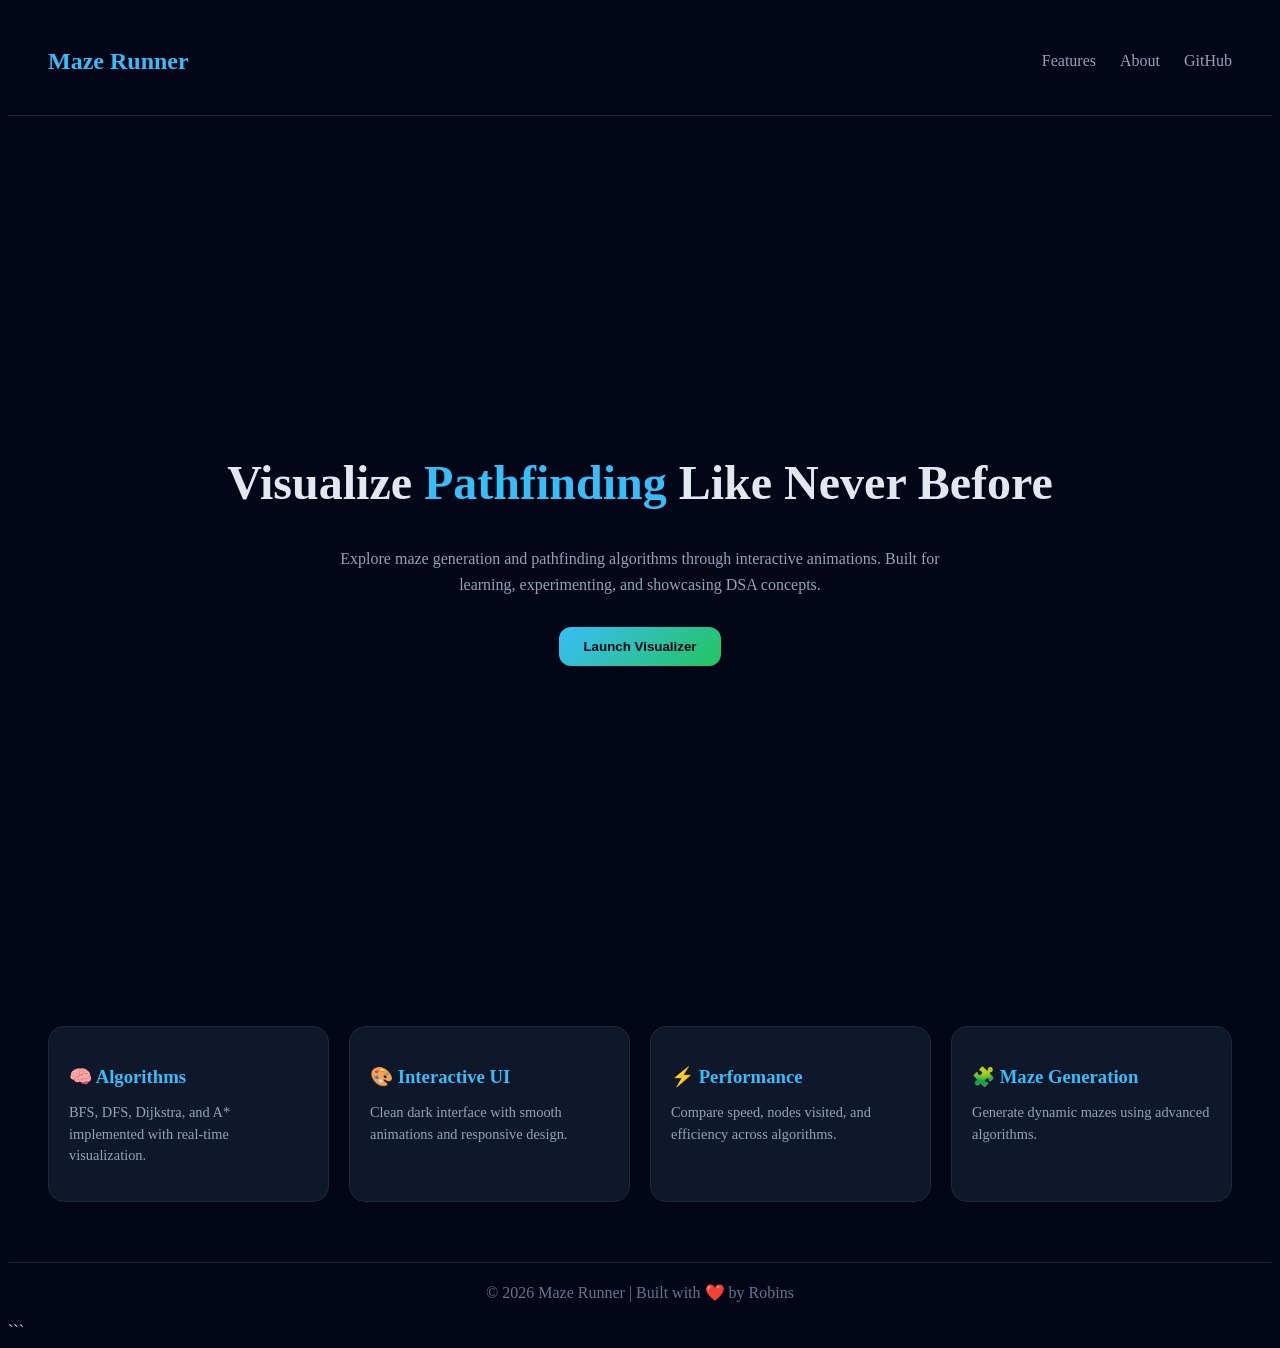
<file: index.html>
<!DOCTYPE html>
<html lang="en">
<head>
  <meta charset="UTF-8">
  <meta name="viewport" content="width=device-width, initial-scale=1.0">
  <title>Maze Runner</title>

  <!-- Google Font -->
  <link href="https://fonts.googleapis.com/css2?family=Inter:wght@300;400;600;700&display=swap" rel="stylesheet">

  <!-- External CSS -->
  <link rel="stylesheet" href="style.css">
</head>

<body>

  <!-- NAVBAR -->
  <nav>
    <h1>Maze Runner</h1>
    <div>
      <a href="#">Features</a>
      <a href="about.html">About</a>
      <a href="#">GitHub</a>
    </div>
  </nav>

  <!-- HERO SECTION -->
  <section class="hero">
    <h2>Visualize <span>Pathfinding</span> Like Never Before</h2>
    <p>
      Explore maze generation and pathfinding algorithms through interactive
      animations. Built for learning, experimenting, and showcasing DSA concepts.
    </p>
    <button class="btn" onclick="startApp()">Launch Visualizer</button>
  </section>

  <!-- FEATURES -->
  <section class="features">
    <div class="card">
      <h3>🧠 Algorithms</h3>
      <p>BFS, DFS, Dijkstra, and A* implemented with real-time visualization.</p>
    </div>

    <div class="card">
      <h3>🎨 Interactive UI</h3>
      <p>Clean dark interface with smooth animations and responsive design.</p>
    </div>

    <div class="card">
      <h3>⚡ Performance</h3>
      <p>Compare speed, nodes visited, and efficiency across algorithms.</p>
    </div>

    <div class="card">
      <h3>🧩 Maze Generation</h3>
      <p>Generate dynamic mazes using advanced algorithms.</p>
    </div>
  </section>

  <!-- FOOTER -->
  <footer>
    © 2026 Maze Runner | Built with ❤️ by Robins
  </footer>

  <!-- External JS -->
  <script src="script.js"></script>

</body>
</html>
```
</file>
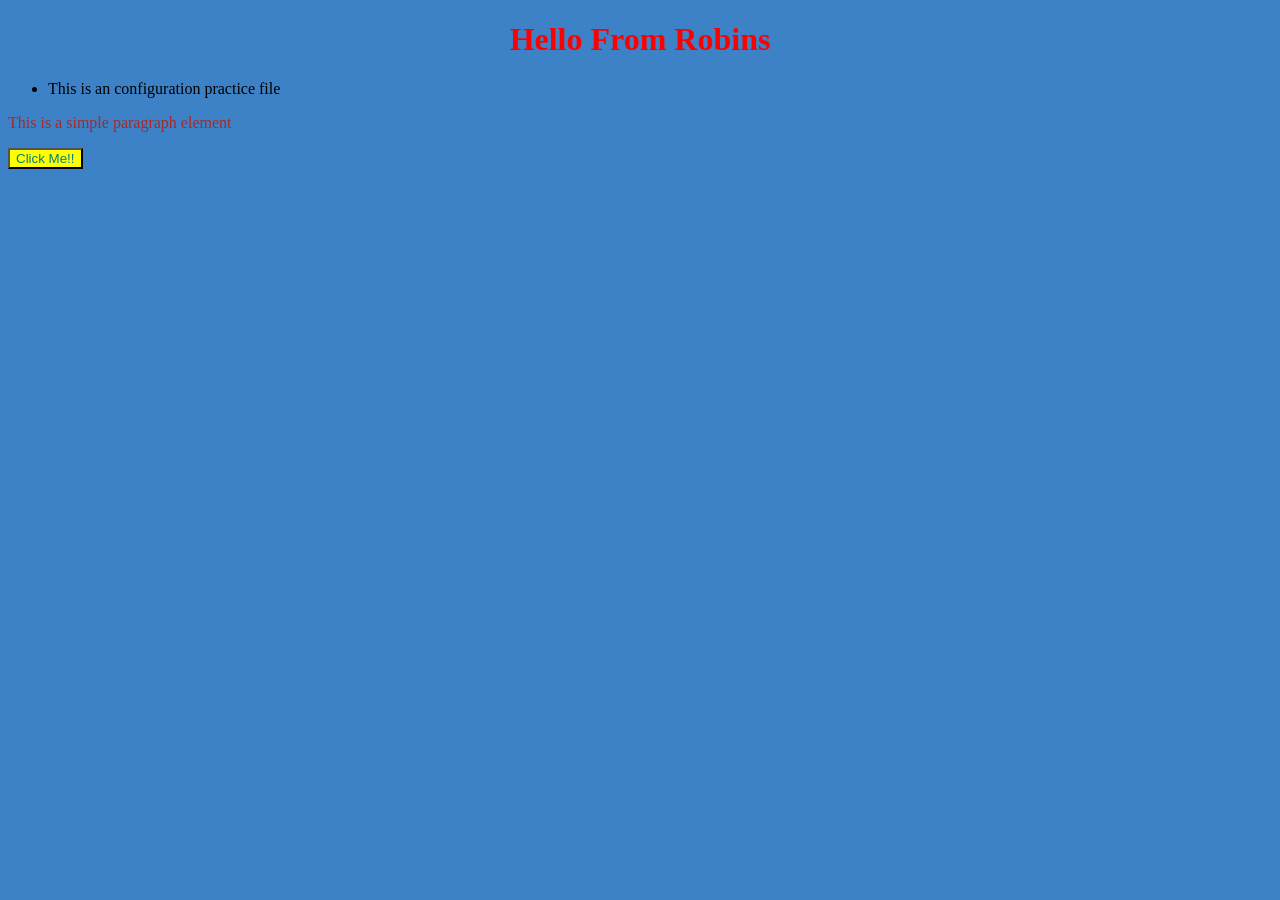
<file: CSS/index.html>
<!DOCTYPE html>
<html lang="en">
<head>
    <meta charset="UTF-8">
    <meta name="viewport" content="width=device-width, initial-scale=1.0">
    <title>Document</title>
    <link rel="stylesheet" href="style.css">
</head>
<body>
    <h1>Hello From Robins </h1>
    <ul>
<li >This is an configuration practice file</li>
    </ul> 
    <p id="para1">This is a simple paragraph element</p>
    <button>Click Me!!</button>
</body>
</html>
</file>
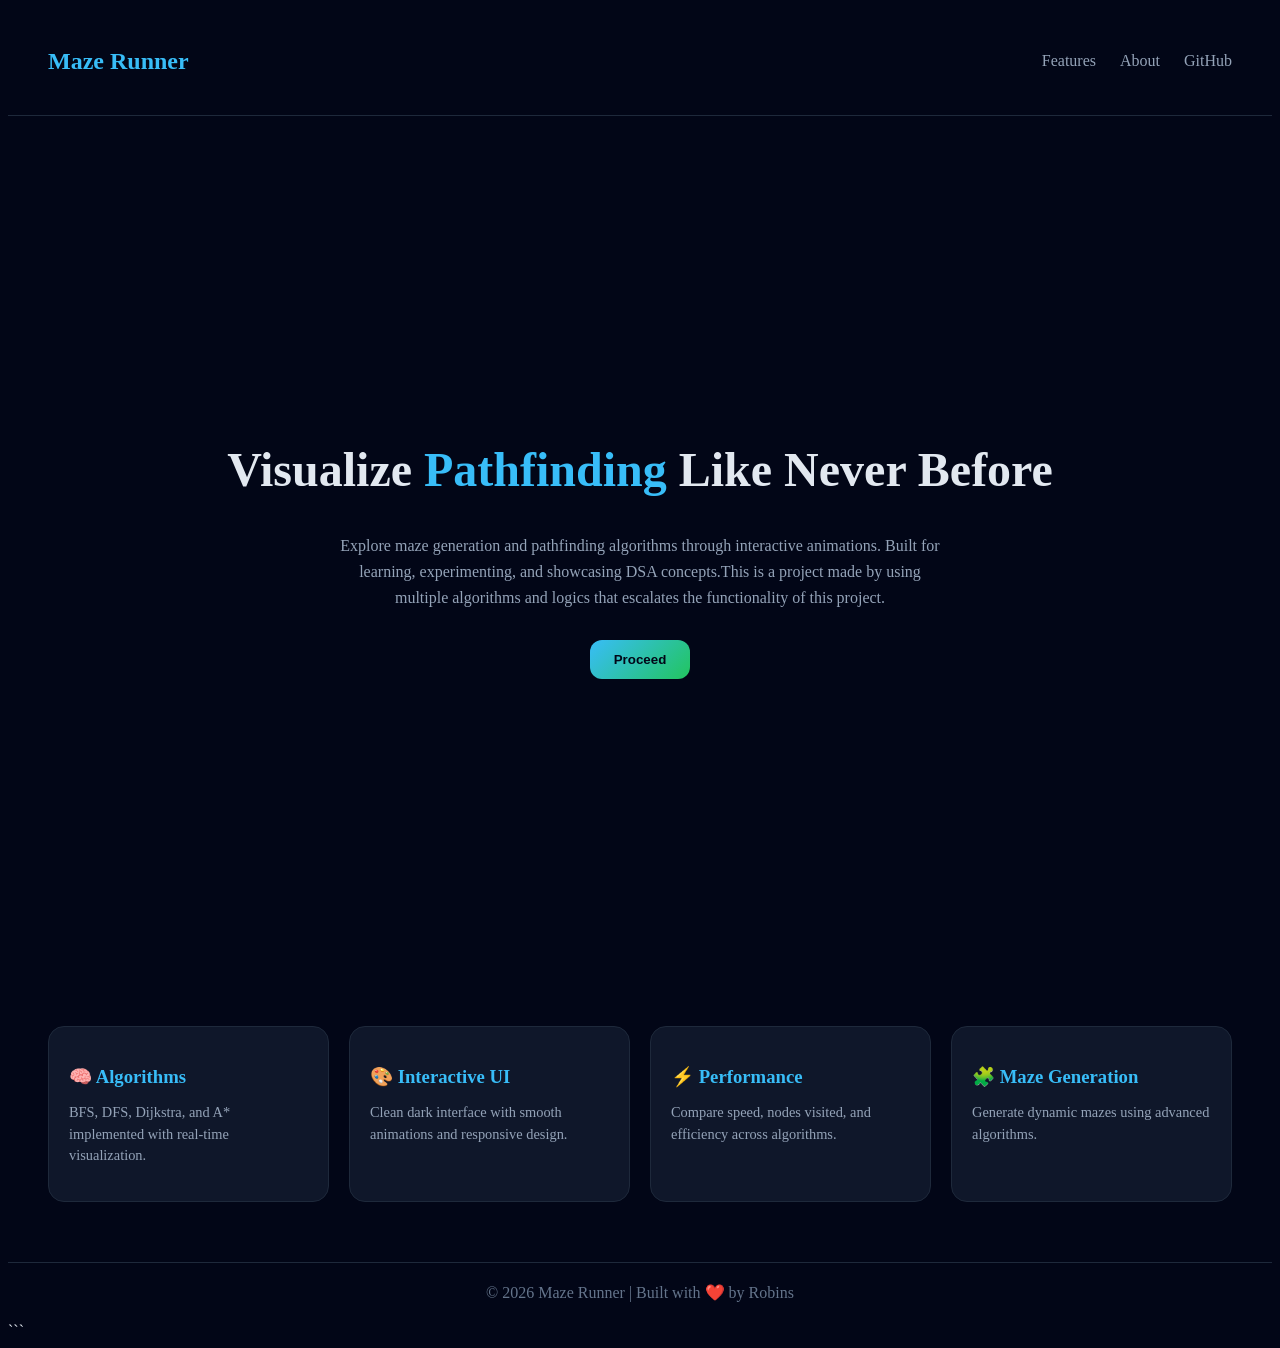
<file: HTML/index.html>
<!DOCTYPE html>
<html lang="en">
<head>
  <meta charset="UTF-8">
  <meta name="viewport" content="width=device-width, initial-scale=1.0">
  <title>Maze Runner</title>

  <!-- Google Font -->
  <link href="https://fonts.googleapis.com/css2?family=Inter:wght@300;400;600;700&display=swap" rel="stylesheet">

  <!-- External CSS -->
  <link rel="stylesheet" href="style.css">
</head>

<body>

  <!-- NAVBAR -->
  <nav>
    <h1>Maze Runner</h1>
    <div>
      <a href="features.html">Features</a>
      <a href="about.html">About</a>
      <a href="#">GitHub</a>
    </div>
  </nav>

  <!-- HERO SECTION -->
  <section class="hero">
    <h2>Visualize <span>Pathfinding</span> Like Never Before</h2>
    <p>
      Explore maze generation and pathfinding algorithms through interactive
      animations. Built for learning, experimenting, and showcasing DSA concepts.This is a project made by using multiple algorithms and logics that escalates the functionality of this project.
    </p>
    <button class="btn" onclick="startApp()">Proceed</button>
  </section>

  <!-- FEATURES -->
  <section class="features">
    <div class="card">
      <h3>🧠 Algorithms</h3>
      <p>BFS, DFS, Dijkstra, and A* implemented with real-time visualization.</p>
    </div>

    <div class="card">
      <h3>🎨 Interactive UI</h3>
      <p>Clean dark interface with smooth animations and responsive design.</p>
    </div>

    <div class="card">
      <h3>⚡ Performance</h3>
      <p>Compare speed, nodes visited, and efficiency across algorithms.</p>
    </div>

    <div class="card">
      <h3>🧩 Maze Generation</h3>
      <p>Generate dynamic mazes using advanced algorithms.</p>
    </div>
  </section>

  <!-- FOOTER -->
  <footer>
    © 2026 Maze Runner | Built with ❤️ by Robins
  </footer>

  <!-- External JS -->
  <script src="script.js"></script>

</body>
</html>
```
</file>
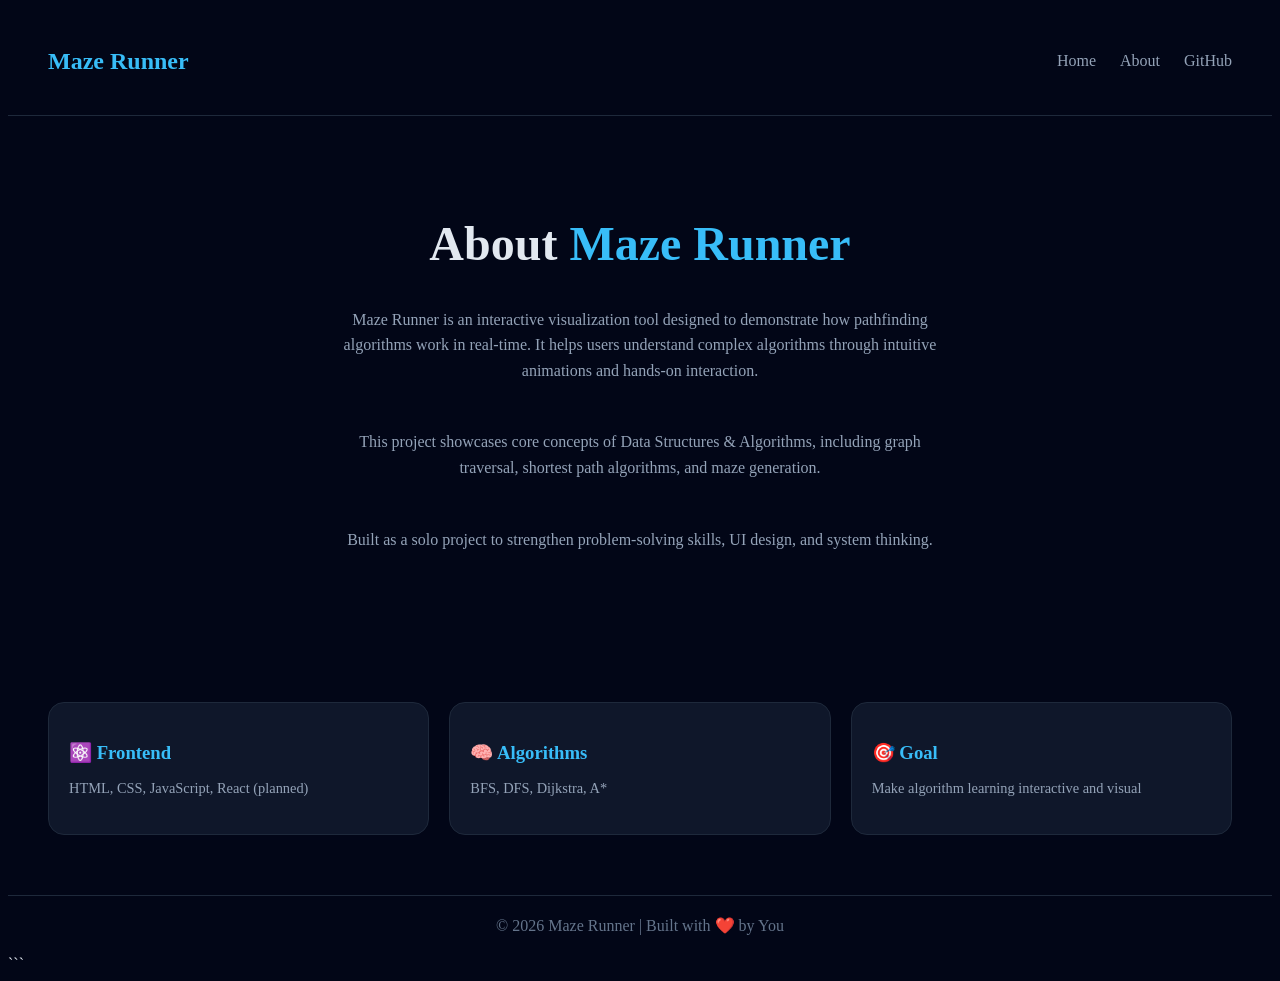
<file: about.html>
<!DOCTYPE html>
<html lang="en">
<head>
  <meta charset="UTF-8">
  <meta name="viewport" content="width=device-width, initial-scale=1.0">
  <title>About - Maze Runner</title>

  <link href="https://fonts.googleapis.com/css2?family=Inter:wght@300;400;600;700&display=swap" rel="stylesheet">
  <link rel="stylesheet" href="style.css">
</head>

<body>

  <!-- NAVBAR -->
  <nav>
    <h1>Maze Runner</h1>
    <div>
      <a href="index.html">Home</a>
      <a href="about.html">About</a>
      <a href="#">GitHub</a>
    </div>
  </nav>

  <!-- ABOUT SECTION -->
  <section class="hero" style="height:auto; padding:60px 20px;">
    <h2>About <span>Maze Runner</span></h2>

    <p>
      Maze Runner is an interactive visualization tool designed to demonstrate
      how pathfinding algorithms work in real-time. It helps users understand
      complex algorithms through intuitive animations and hands-on interaction.
    </p>

    <p>
      This project showcases core concepts of Data Structures & Algorithms,
      including graph traversal, shortest path algorithms, and maze generation.
    </p>

    <p>
      Built as a solo project to strengthen problem-solving skills, UI design,
      and system thinking.
    </p>
  </section>

  <!-- TECH STACK -->
  <section class="features">
    <div class="card">
      <h3>⚛️ Frontend</h3>
      <p>HTML, CSS, JavaScript, React (planned)</p>
    </div>

    <div class="card">
      <h3>🧠 Algorithms</h3>
      <p>BFS, DFS, Dijkstra, A*</p>
    </div>

    <div class="card">
      <h3>🎯 Goal</h3>
      <p>Make algorithm learning interactive and visual</p>
    </div>
  </section>

  <!-- FOOTER -->
  <footer>
    © 2026 Maze Runner | Built with ❤️ by You
  </footer>

</body>
</html>
```
</file>
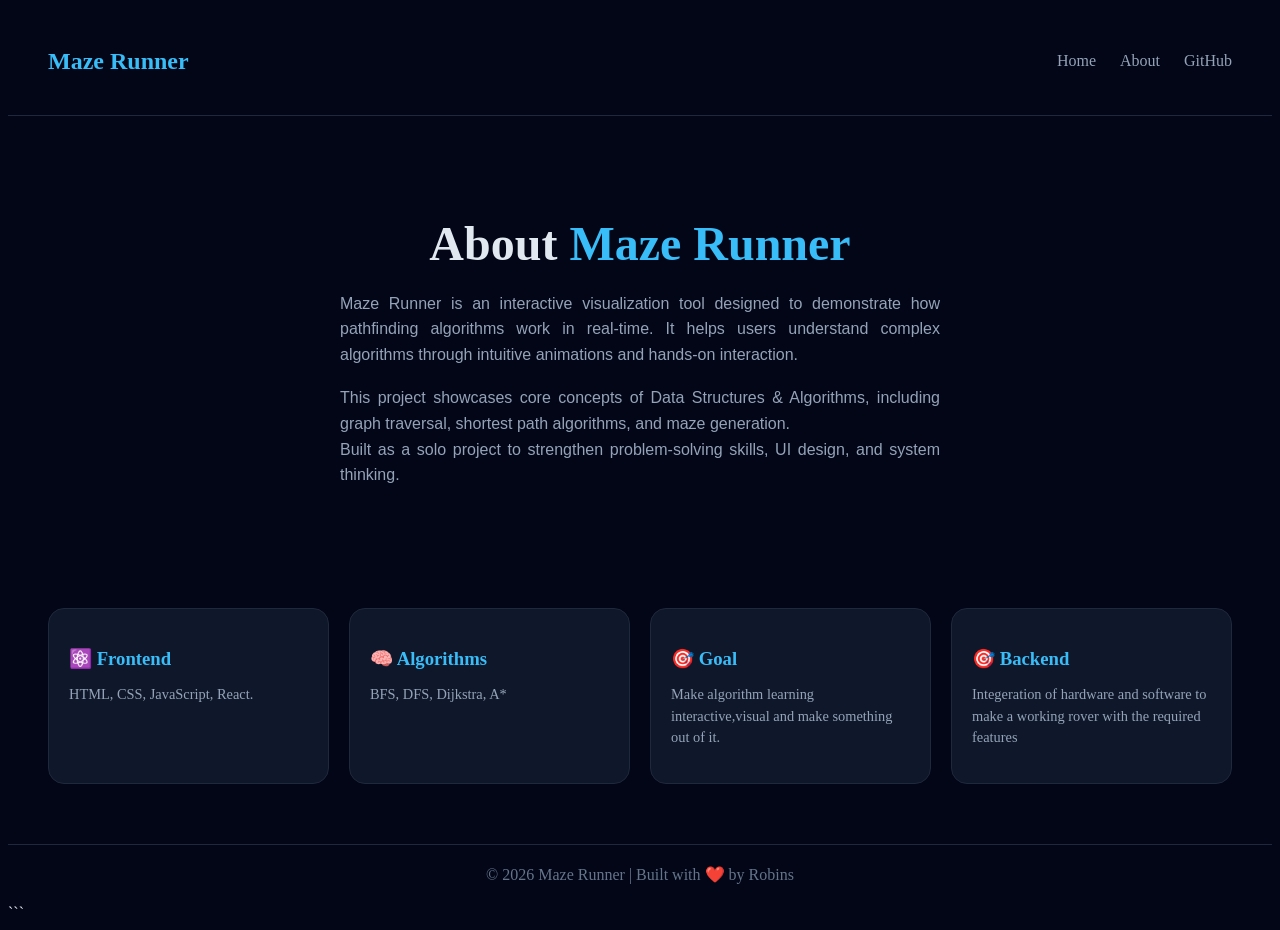
<file: HTML/about.html>
<!DOCTYPE html>
<html lang="en">
<head>
  <meta charset="UTF-8">
  <meta name="viewport" content="width=device-width, initial-scale=1.0">
  <title>About - Maze Runner</title>

  <link href="https://fonts.googleapis.com/css2?family=Inter:wght@300;400;600;700&display=swap" rel="stylesheet">
  <link rel="stylesheet" href="style.css">
</head>

<body>

  <!-- NAVBAR -->
  <nav>
    <h1>Maze Runner</h1>
    <div>
      <a href="index.html">Home</a>
      <a href="about.html">About</a>
      <a href="#">GitHub</a>
    </div>
  </nav>

  <!-- ABOUT SECTION -->
  <section class="hero" style="height:auto; padding:60px 20px;">
    <h2>About <span>Maze Runner</span></h2>

    <p style="
    position: inherit;
    text-align: justify;
    width: 100%;
    font-family: 'SF Pro Display', 'SF Pro Text', -apple-system, BlinkMacSystemFont, 'Segoe UI', Arial, sans-serif;
    margin: 0;
">
      Maze Runner is an interactive visualization tool designed to demonstrate
      how pathfinding algorithms work in real-time. It helps users understand
      complex algorithms through intuitive animations and hands-on interaction.
    </p>
<br>
   <p style="
    position: inherit;
    text-align: justify;
    width: 100%;
    font-family: 'SF Pro Display', 'SF Pro Text', -apple-system, BlinkMacSystemFont, 'Segoe UI', Arial, sans-serif;
    margin: 0;
">
      This project showcases core concepts of Data Structures & Algorithms,
      including graph traversal, shortest path algorithms, and maze generation.
    </p>
    <p style="
    position: inherit;
    text-align: justify;
    width: 100%;
    font-family: 'SF Pro Display', 'SF Pro Text', -apple-system, BlinkMacSystemFont, 'Segoe UI', Arial, sans-serif;
    margin: 0;
">
      Built as a solo project to strengthen problem-solving skills, UI design,
      and system thinking.
    </p>
  </section>

  <!-- TECH STACK -->
  <section class="features">
    <div class="card">
      <h3>⚛️ Frontend</h3>
      <p>HTML, CSS, JavaScript, React.</p>
    </div>

    <div class="card">
      <h3>🧠 Algorithms</h3>
      <p>BFS, DFS, Dijkstra, A*</p>
    </div>

    <div class="card">
      <h3>🎯 Goal</h3>
      <p>Make algorithm learning interactive,visual and make something out of it. </p>
    </div>

    <div class="card">
      <h3>🎯 Backend</h3>
      <p>Integeration of hardware and software to make a working rover with the required features</p>
    </div>

  </section>

  <!-- FOOTER -->
  <footer>
    © 2026 Maze Runner | Built with ❤️ by Robins
  </footer>

</body>
</html>
```
</file>
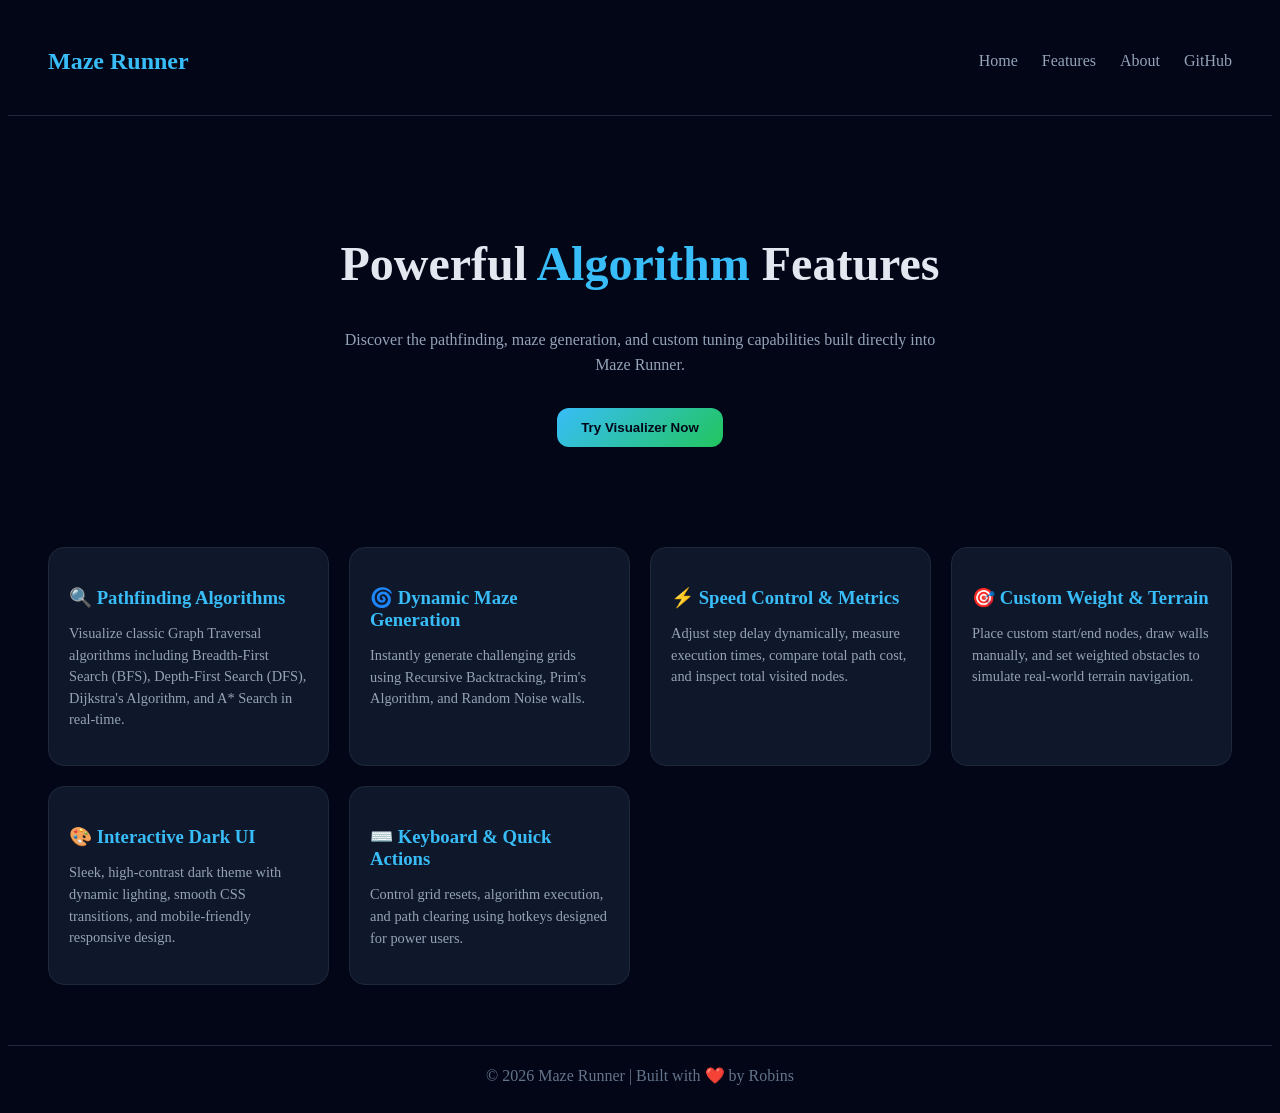
<file: HTML/features.html>
<!DOCTYPE html>
<html lang="en">
<head>
  <meta charset="UTF-8">
  <meta name="viewport" content="width=device-width, initial-scale=1.0">
  <title>Features - Maze Runner</title>

  <!-- Google Font -->
  <link href="https://fonts.googleapis.com/css2?family=Inter:wght@300;400;600;700&display=swap" rel="stylesheet">

  <!-- External CSS -->
  <link rel="stylesheet" href="style.css">
</head>

<body>

  <!-- NAVBAR -->
  <nav>
    <h1>Maze Runner</h1>
    <div>
      <a href="index.html">Home</a>
      <a href="features.html">Features</a>
      <a href="about.html">About</a>
      <a href="#">GitHub</a>
    </div>
  </nav>

  <!-- HERO HEADER SECTION -->
  <section class="hero" style="height: auto; padding: 80px 20px 40px;">
    <h2>Powerful <span>Algorithm</span> Features</h2>
    <p>
      Discover the pathfinding, maze generation, and custom tuning capabilities built directly into Maze Runner.
    </p>
    <button class="btn" onclick="startApp()">Try Visualizer Now</button>
  </section>

  <!-- FEATURES GRID -->
  <section class="features">
    <div class="card">
      <h3>🔍 Pathfinding Algorithms</h3>
      <p>
        Visualize classic Graph Traversal algorithms including Breadth-First Search (BFS), Depth-First Search (DFS), Dijkstra's Algorithm, and A* Search in real-time.
      </p>
    </div>

    <div class="card">
      <h3>🌀 Dynamic Maze Generation</h3>
      <p>
        Instantly generate challenging grids using Recursive Backtracking, Prim's Algorithm, and Random Noise walls.
      </p>
    </div>

    <div class="card">
      <h3>⚡ Speed Control & Metrics</h3>
      <p>
        Adjust step delay dynamically, measure execution times, compare total path cost, and inspect total visited nodes.
      </p>
    </div>

    <div class="card">
      <h3>🎯 Custom Weight & Terrain</h3>
      <p>
        Place custom start/end nodes, draw walls manually, and set weighted obstacles to simulate real-world terrain navigation.
      </p>
    </div>

    <div class="card">
      <h3>🎨 Interactive Dark UI</h3>
      <p>
        Sleek, high-contrast dark theme with dynamic lighting, smooth CSS transitions, and mobile-friendly responsive design.
      </p>
    </div>

    <div class="card">
      <h3>⌨️ Keyboard & Quick Actions</h3>
      <p>
        Control grid resets, algorithm execution, and path clearing using hotkeys designed for power users.
      </p>
    </div>
  </section>

  <!-- FOOTER -->
  <footer>
    © 2026 Maze Runner | Built with ❤️ by Robins
  </footer>

  <!-- External JS -->
  <script src="script.js"></script>

</body>
</html>
</file>
<file: style.css>
```css id="c921ab"
/* RESET */
* {
  margin: 0;
  padding: 0;
  box-sizing: border-box;
  font-family: 'Inter', sans-serif;
}

/* BODY */
body {
  background: #020617;
  color: #e2e8f0;
}

/* NAVBAR */
nav {
  display: flex;
  justify-content: space-between;
  align-items: center;
  padding: 20px 40px;
  border-bottom: 1px solid #1e293b;
}

nav h1 {
  font-size: 1.5rem;
  font-weight: 700;
  color: #38bdf8;
}

nav a {
  color: #94a3b8;
  text-decoration: none;
  margin-left: 20px;
  transition: all 0.3s ease;
}

nav a:hover {
  color: #38bdf8;
}

/* HERO SECTION */
.hero {
  display: flex;
  flex-direction: column;
  align-items: center;
  justify-content: center;
  height: 90vh;
  text-align: center;
  padding: 20px;
}

.hero h2 {
  font-size: 3rem;
  font-weight: 700;
  margin-bottom: 20px;
}

.hero h2 span {
  color: #38bdf8;
}

.hero p {
  max-width: 600px;
  color: #94a3b8;
  margin-bottom: 30px;
  line-height: 1.6;
}

/* BUTTON */
.btn {
  padding: 12px 24px;
  border: none;
  border-radius: 12px;
  background: linear-gradient(135deg, #38bdf8, #22c55e);
  color: #020617;
  font-weight: 600;
  cursor: pointer;
  transition: all 0.3s ease;
}

.btn:hover {
  transform: scale(1.05);
  box-shadow: 0 0 20px rgba(56, 189, 248, 0.4);
}

/* FEATURES SECTION */
.features {
  padding: 60px 40px;
  display: grid;
  grid-template-columns: repeat(auto-fit, minmax(250px, 1fr));
  gap: 20px;
}

.card {
  background: #0f172a;
  padding: 20px;
  border-radius: 16px;
  border: 1px solid #1e293b;
  transition: all 0.3s ease;
}

.card:hover {
  transform: translateY(-6px);
  border-color: #38bdf8;
  box-shadow: 0 10px 25px rgba(0, 0, 0, 0.3);
}

.card h3 {
  margin-bottom: 10px;
  color: #38bdf8;
}

.card p {
  color: #94a3b8;
  font-size: 0.9rem;
  line-height: 1.5;
}

/* FOOTER */
footer {
  text-align: center;
  padding: 20px;
  border-top: 1px solid #1e293b;
  color: #64748b;
}

/* RESPONSIVE DESIGN */
@media (max-width: 768px) {
  nav {
    flex-direction: column;
    gap: 10px;
  }

  .hidden {
  opacity: 0;
  transform: translateY(20px);
  transition: all 0.6s ease;
}

.show {
  opacity: 1;
  transform: translateY(0);
}

  .hero h2 {
    font-size: 2rem;
  }

  .hero {
    height: auto;
    padding: 60px 20px;
  }
}
```
</file>
<file: CSS/style.css>
h1{
    color: red;
    text-align: center;
}
p{
    color: rgb(2, 56, 38);
}
button{
    color: teal;
    background-color: yellow;
}
body{
    background-color: rgb(61, 130, 199);
}
#para1{
    color: brown;
}
</file>
<file: HTML/style.css>
```css id="c921ab"
/* RESET */
* {
  margin: 0;
  padding: 0;
  box-sizing: border-box;
  font-family: 'Inter', sans-serif;
}

/* BODY */
body {
  background: #020617;
  color: #e2e8f0;
}

/* NAVBAR */
nav {
  display: flex;
  justify-content: space-between;
  align-items: center;
  padding: 20px 40px;
  border-bottom: 1px solid #1e293b;
}

nav h1 {
  font-size: 1.5rem;
  font-weight: 700;
  color: #38bdf8;
}

nav a {
  color: #94a3b8;
  text-decoration: none;
  margin-left: 20px;
  transition: all 0.3s ease;
}

nav a:hover {
  color: #38bdf8;
}

/* HERO SECTION */
.hero {
  display: flex;
  flex-direction: column;
  align-items: center;
  justify-content: center;
  height: 90vh;
  text-align: center;
  padding: 20px;
}

.hero h2 {
  font-size: 3rem;
  font-weight: 700;
  margin-bottom: 20px;
}

.hero h2 span {
  color: #38bdf8;
}

.hero p {
  max-width: 600px;
  color: #94a3b8;
  margin-bottom: 30px;
  line-height: 1.6;
}

/* BUTTON */
.btn {
  padding: 12px 24px;
  border: none;
  border-radius: 12px;
  background: linear-gradient(135deg, #38bdf8, #22c55e);
  color: #020617;
  font-weight: 600;
  cursor: pointer;
  transition: all 0.3s ease;
}

.btn:hover {
  transform: scale(1.05);
  box-shadow: 0 0 20px rgba(56, 189, 248, 0.4);
}

/* FEATURES SECTION */
.features {
  padding: 60px 40px;
  display: grid;
  grid-template-columns: repeat(auto-fit, minmax(250px, 1fr));
  gap: 20px;
}

.card {
  background: #0f172a;
  padding: 20px;
  border-radius: 16px;
  border: 1px solid #1e293b;
  transition: all 0.3s ease;
}

.card:hover {
  transform: translateY(-6px);
  border-color: #38bdf8;
  box-shadow: 0 10px 25px rgba(0, 0, 0, 0.3);
}

.card h3 {
  margin-bottom: 10px;
  color: #38bdf8;
}

.card p {
  color: #94a3b8;
  font-size: 0.9rem;
  line-height: 1.5;
}

/* FOOTER */
footer {
  text-align: center;
  padding: 20px;
  border-top: 1px solid #1e293b;
  color: #64748b;
}

/* RESPONSIVE DESIGN */
@media (max-width: 768px) {
  nav {
    flex-direction: column;
    gap: 10px;
  }

  .hidden {
  opacity: 0;
  transform: translateY(20px);
  transition: all 0.6s ease;
}

.show {
  opacity: 1;
  transform: translateY(0);
}

  .hero h2 {
    font-size: 2rem;
  }

  .hero {
    height: auto;
    padding: 60px 20px;
  }
}
```
</file>
